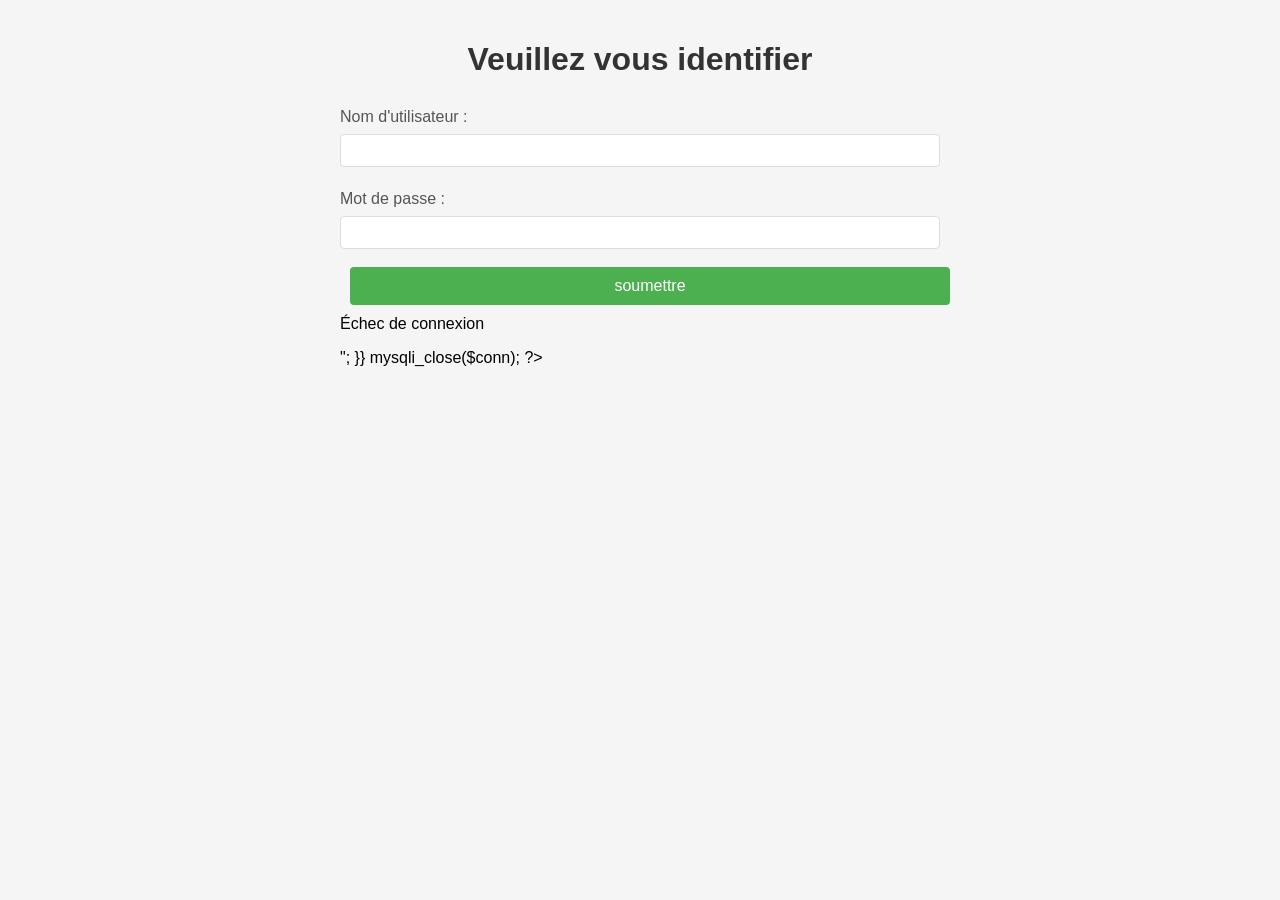
<file: AuthentificationArbitre.html>
<!DOCTYPE html>
<html lang="fr">
<head>
    <meta charset="UTF-8">
    <meta name="viewport" content="width=device-width, initial-scale=1.0">
    <title>Connexion arbitre</title>
    <style>
        body {
            font-family: Arial, sans-serif;
            max-width: 600px;
            margin: 0 auto;
            padding: 20px;
            background-color: #f5f5f5;
        }
        
        h1 {
            color: #333;
            text-align: center;
            margin-bottom: 30px;
        }
        
        input[type="text"],
        input[type="password"],
        input[type="number"] {
            width: 100%;
            padding: 8px;
            margin: 8px 0;
            border: 1px solid #ddd;
            border-radius: 4px;
            box-sizing: border-box;
        }
        
        input[type="submit"] {
            background-color: #4CAF50;
            color: white;
            padding: 10px 15px;
            border: none;
            border-radius: 4px;
            cursor: pointer;
            font-size: 16px;
            margin-top: 10px;
            width: 100%;
        }
        
        input[type="submit"]:hover {
            background-color: #45a049;
        }
        
        label {
            display: block;
            margin-top: 15px;
            color: #555;
        }
    </style>
</head>
<body>
    <h1>Veuillez vous identifier</h1>
    <form method="POST" action="">
        
        <label>Nom d'utilisateur :</label>
        <input type="text" name="login" required>
        
        <label>Mot de passe :</label>
        <input type="password" name="mdp" required>
        
        <input style="margin:10px;" type="submit" value="soumettre";/>  
    </form>

    <?php
    // Connexion DB
    $conn = mysqli_connect("localhost", "root", "", "test") or die("Erreur connexion");
    
    if ($_SERVER['REQUEST_METHOD'] == 'POST') {
        // Récupération données
        $login = mysqli_real_escape_string($conn, $_POST['login']);
        $mdp = mysqli_real_escape_string($conn, $_POST['mdp']);

        // Requête
        $sql = "SELECT 1 FROM acteur_speciaux WHERE idenfiant ='$login' AND mot_de_passe='$mdp'";
        $result = mysqli_query($conn, $sql);

        // Vérification
        if (mysqli_num_rows($result)) {
            
    header("Location:Saisie_result_arbitre.php");
        } else {
            echo "<p style='color:red; text-align:center;'>Échec de connexion</p>";
        }}

    mysqli_close($conn);
    ?>
</body>
</html>
</file>
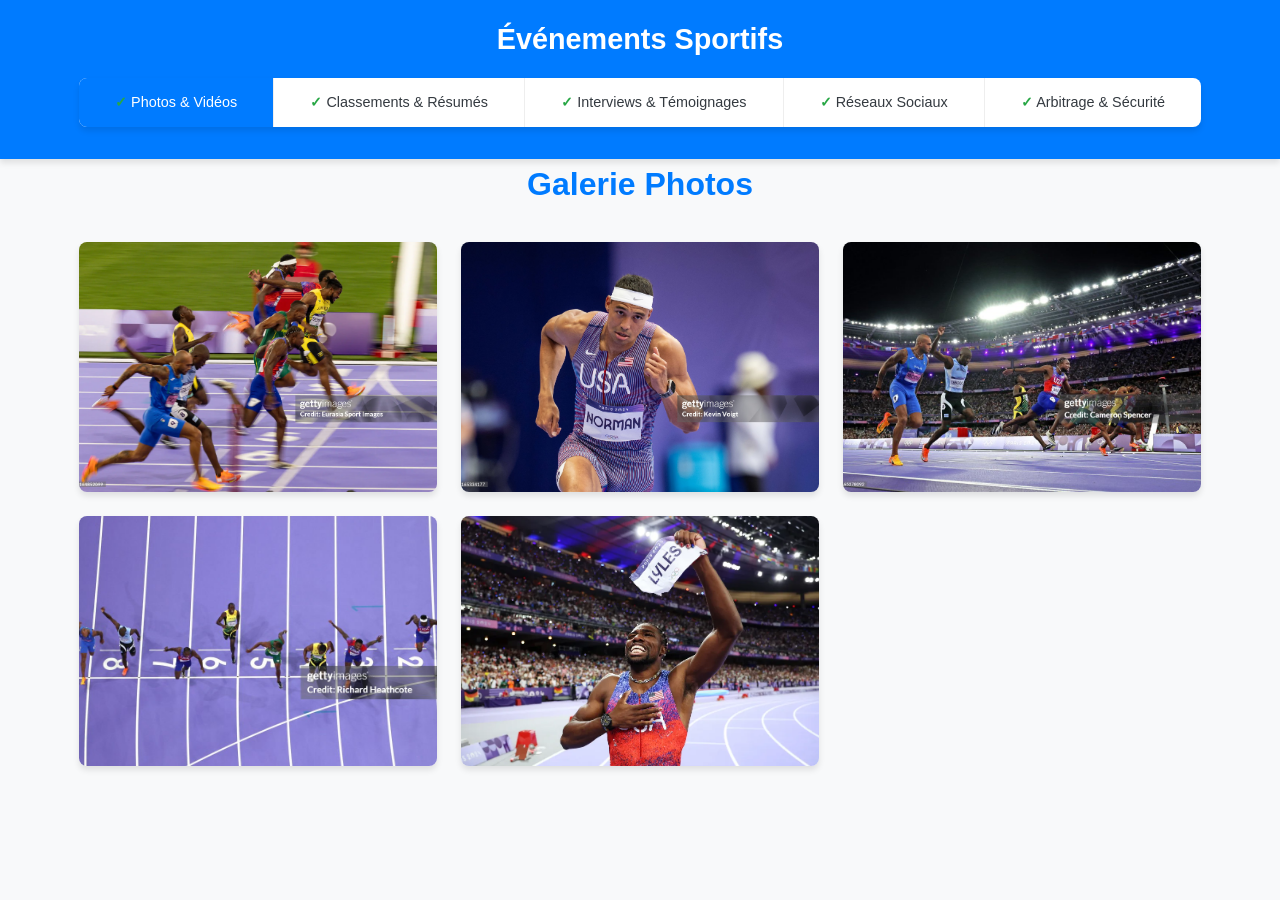
<file: Gallerie.html>
<!DOCTYPE html>
<html lang="fr">
<head>
    <meta charset="UTF-8">
    <meta name="viewport" content="width=device-width, initial-scale=1.0">
    <title>Galerie Photos - Événements Sportifs</title>
    <style>
        /* Variables */
        :root {
            --primary-color: #007BFF;
            --secondary-color: #6c757d;
            --background-color: #f8f9fa;
            --light-color: #ffffff;
            --dark-color: #343a40;
            --success-color: #28a745;
            --border-radius: 8px;
            --box-shadow: 0 4px 6px rgba(0, 0, 0, 0.1);
            --transition: all 0.3s ease;
        }

        /* Reset & Base Styles */
        * {
            margin: 0;
            padding: 0;
            box-sizing: border-box;
        }

        body {
            font-family: 'Segoe UI', Tahoma, Geneva, Verdana, sans-serif;
            background-color: var(--background-color);
            color: var(--dark-color);
            line-height: 1.6;
        }

        /* Header & Navigation */
        header {
            background-color: var(--primary-color);
            color: var(--light-color);
            padding: 1rem 0;
            box-shadow: var(--box-shadow);
        }

        .container {
            width: 90%;
            max-width: 1200px;
            margin: 0 auto;
            padding: 0 15px;
        }

        .site-title {
            font-size: 1.8rem;
            margin-bottom: 0.5rem;
            text-align: center;
        }

        .main-nav {
            background-color: var(--light-color);
            border-radius: var(--border-radius);
            overflow: hidden;
            margin: 1rem auto;
            box-shadow: var(--box-shadow);
        }

        .nav-list {
            display: flex;
            list-style: none;
            flex-wrap: wrap;
            justify-content: center;
        }

        .nav-item {
            flex: 1 1 auto;
            text-align: center;
            border-right: 1px solid #eee;
        }

        .nav-item:last-child {
            border-right: none;
        }

        .nav-link {
            display: block;
            color: var(--dark-color);
            text-decoration: none;
            padding: 0.8rem 0.5rem;
            font-weight: 500;
            font-size: 0.9rem;
            transition: var(--transition);
        }

        .nav-link:hover, .nav-link.active {
            background-color: var(--primary-color);
            color: var(--light-color);
        }

        .checkmark {
            color: var(--success-color);
            font-weight: bold;
        }

        /* Main Content */
        main {
            padding: 2rem 0;
        }

        .page-title {
            margin-bottom: 2rem;
            text-align: center;
            color: var(--primary-color);
        }

        /* Gallery Styles */
        .gallery-filters {
            display: flex;
            justify-content: center;
            margin-bottom: 2rem;
            flex-wrap: wrap;
        }

        .filter-btn {
            background-color: var(--light-color);
            border: 1px solid var(--primary-color);
            color: var(--primary-color);
            padding: 0.5rem 1rem;
            margin: 0 0.5rem 1rem;
            border-radius: var(--border-radius);
            cursor: pointer;
            transition: var(--transition);
        }

        .filter-btn:hover, .filter-btn.active {
            background-color: var(--primary-color);
            color: var(--light-color);
        }

        .gallery-grid {
            display: grid;
            grid-template-columns: repeat(auto-fill, minmax(300px, 1fr));
            gap: 1.5rem;
            margin-bottom: 2rem;
        }

        .gallery-item {
            position: relative;
            border-radius: var(--border-radius);
            overflow: hidden;
            box-shadow: var(--box-shadow);
            cursor: pointer;
            transition: var(--transition);
            height: 250px;
        }

        .gallery-item:hover {
            transform: translateY(-5px);
            box-shadow: 0 10px 20px rgba(0, 0, 0, 0.15);
        }

        .gallery-item img {
            width: 100%;
            height: 100%;
            object-fit: cover;
            transition: var(--transition);
        }

        .gallery-item:hover img {
            transform: scale(1.05);
        }

        .gallery-caption {
            position: absolute;
            bottom: 0;
            left: 0;
            right: 0;
            background: rgba(0, 0, 0, 0.7);
            color: var(--light-color);
            padding: 1rem;
            transform: translateY(100%);
            transition: var(--transition);
        }

        .gallery-item:hover .gallery-caption {
            transform: translateY(0);
        }

        .gallery-caption h3 {
            font-size: 1.1rem;
            margin-bottom: 0.3rem;
        }

        .gallery-caption p {
            font-size: 0.85rem;
            opacity: 0.9;
        }

        /* Modal */
        .modal {
            display: none;
            position: fixed;
            z-index: 1000;
            top: 0;
            left: 0;
            width: 100%;
            height: 100%;
            background-color: rgba(0, 0, 0, 0.9);
            padding: 2rem;
            overflow: auto;
        }

        .modal-content {
            display: flex;
            flex-direction: column;
            align-items: center;
            justify-content: center;
            height: 100%;
        }

        .modal-image {
            max-width: 90%;
            max-height: 80vh;
            object-fit: contain;
            border-radius: var(--border-radius);
        }

        .modal-caption {
            color: var(--light-color);
            margin-top: 1rem;
            text-align: center;
            max-width: 800px;
        }

        .modal-caption h3 {
            font-size: 1.5rem;
            margin-bottom: 0.5rem;
        }

        .modal-close {
            position: absolute;
            top: 20px;
            right: 30px;
            color: var(--light-color);
            font-size: 2rem;
            cursor: pointer;
            transition: var(--transition);
        }

        .modal-close:hover {
            color: var(--primary-color);
        }

        .modal-nav {
            position: absolute;
            top: 50%;
            width: 100%;
            display: flex;
            justify-content: space-between;
            padding: 0 2rem;
            transform: translateY(-50%);
        }

        .modal-nav button {
            background: rgba(255, 255, 255, 0.2);
            color: var(--light-color);
            border: none;
            border-radius: 50%;
            width: 50px;
            height: 50px;
            font-size: 1.5rem;
            cursor: pointer;
            transition: var(--transition);
        }

        .modal-nav button:hover {
            background: rgba(255, 255, 255, 0.4);
        }

        /* Load More Button */
        .load-more {
            display: block;
            margin: 2rem auto;
            background-color: var(--primary-color);
            color: var(--light-color);
            border: none;
            padding: 0.8rem 2rem;
            border-radius: var(--border-radius);
            cursor: pointer;
            transition: var(--transition);
        }

        .load-more:hover {
            background-color: #0069d9;
        }

        /* Responsive */
        @media (max-width: 768px) {
            .nav-list {
                flex-direction: column;
            }
            
            .nav-item {
                border-right: none;
                border-bottom: 1px solid #eee;
            }
            
            .nav-item:last-child {
                border-bottom: none;
            }
            
            .gallery-grid {
                grid-template-columns: 1fr;
            }

            .gallery-filters {
                flex-direction: column;
                align-items: center;
            }

            .filter-btn {
                margin-bottom: 0.5rem;
                width: 80%;
            }
        }

        /* Placeholders for images */
        .placeholder {
            width: 100%;
            height: 100%;
            background-color: #ddd;
            display: flex;
            align-items: center;
            justify-content: center;
            color: var(--secondary-color);
            font-weight: bold;
        }
    </style>
</head>
<body>
    <header>
        <div class="container">
            <h1 class="site-title">Événements Sportifs</h1>
            <nav class="main-nav">
                <ul class="nav-list">
                    <li class="nav-item"><a href="#" class="nav-link active"><span class="checkmark">✓</span> Photos & Vidéos</a></li>
                    <li class="nav-item"><a href="#" class="nav-link"><span class="checkmark">✓</span> Classements & Résumés</a></li>
                    <li class="nav-item"><a href="#" class="nav-link"><span class="checkmark">✓</span> Interviews & Témoignages</a></li>
                    <li class="nav-item"><a href="#" class="nav-link"><span class="checkmark">✓</span> Réseaux Sociaux</a></li>
                    <li class="nav-item"><a href="#" class="nav-link"><span class="checkmark">✓</span> Arbitrage & Sécurité</a></li>
                </ul>
            </nav>
        </div>
    </header>

    <main class="container">
        <h1 class="page-title">Galerie Photos</h1>
    
        
        <div class="gallery-grid">
            <!-- Image 1 -->
             
            <div class="gallery-item" data-category="100m">
                <img src="Gallerie/photo1.webp" >
                <div class="placeholder">Course 100m - Image 1</div>
                
                <div class="gallery-caption">
                    
                </div>
            </div>
            
            <!-- Image 2 -->
            <div class="gallery-item" data-category="400m">
                <img src="Gallerie/photo2.jpg" >
                <div class="placeholder">Course 400m - Image 1</div>
                <div class="gallery-caption">
                </div>
            </div>
            
            <!-- Image 3 -->
            <div class="gallery-item" data-category="400m">
                <img src="Gallerie/photo3.webp" >
                <div class="placeholder">Course 400m - Image 1</div>
                <div class="gallery-caption">
                </div>
            </div>
            
            <!-- Image 4 -->
            <div class="gallery-item" data-category="400m">
                <img src="Gallerie/photo4.webp">
                <div class="placeholder">Course 400m - Image 2</div>

                <div class="gallery-caption">
                </div>
            </div>
            
            <!-- Image 5 -->
            <div class="gallery-item" data-category="1000m">
                <img src="Gallerie/photo5.webp" >
                <div class="placeholder">Course 1000m - Image 1</div>
               
                <div class="gallery-caption">
                </div>
            </div>
</file>
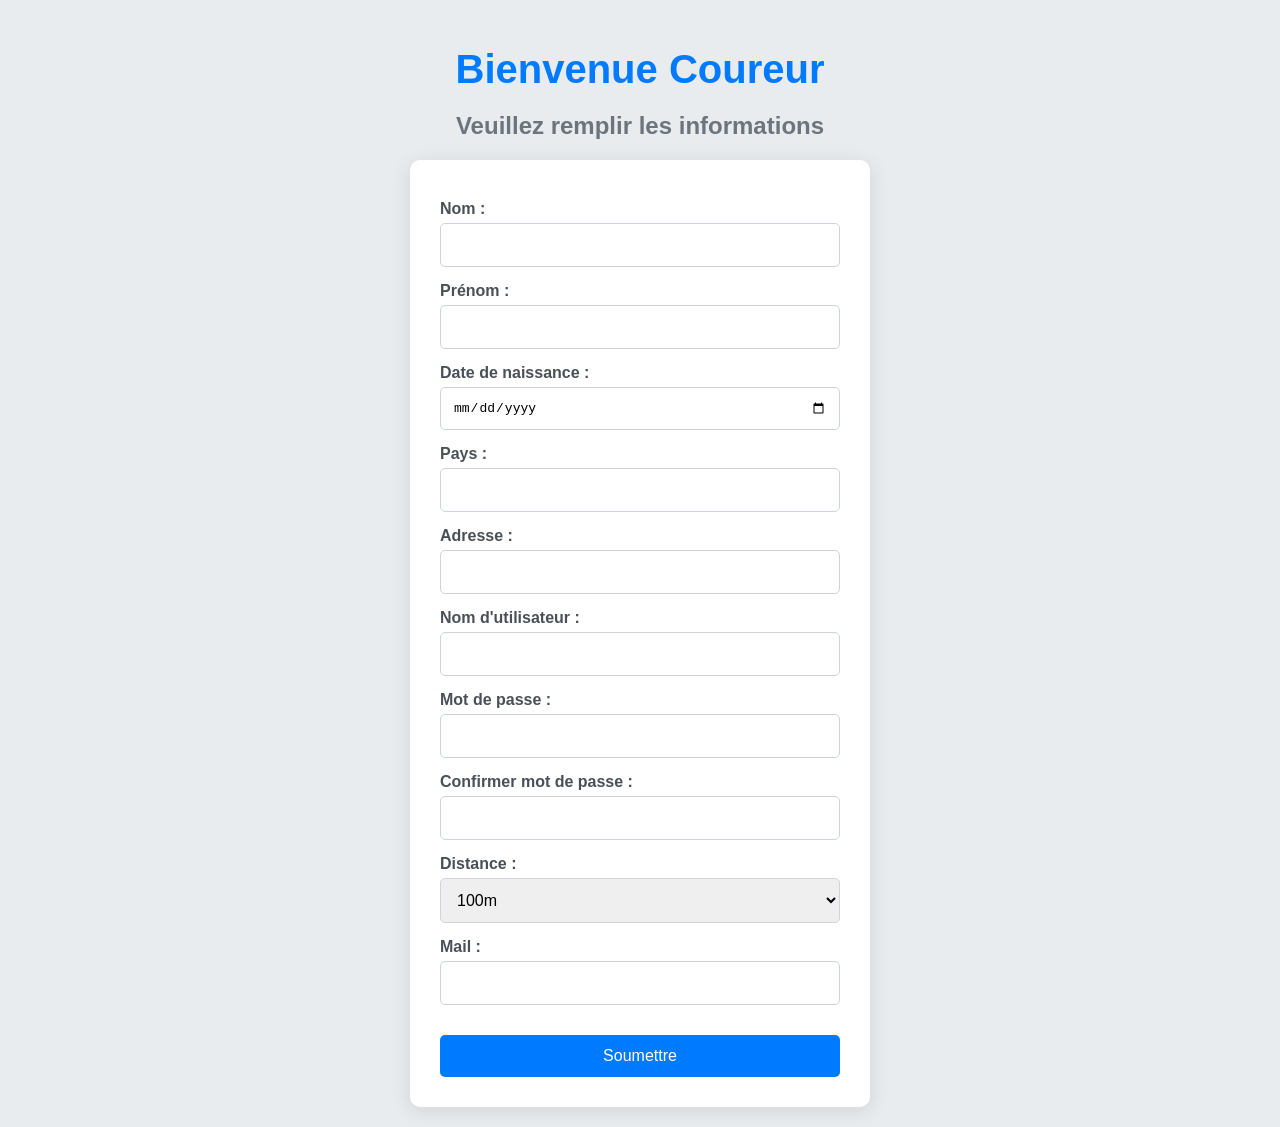
<file: InscriptionCoureur.html>
<!DOCTYPE html>
<html lang="fr">
<head>
    <meta charset="UTF-8">
    <meta name="viewport" content="width=device-width, initial-scale=1.0">
    <title>Coureur</title>
    <style>
        body {
            font-family: 'Arial', sans-serif;
            background-color: #e9ecef;
            color: #495057;
            margin: 0;
            padding: 20px;
        }

        h1 {
            color: #007bff;
            margin-bottom: 10px;
            font-size: 2.5em;
            text-align: center;
        }

        h2 {
            color: #6c757d;
            margin-bottom: 20px;
            font-size: 1.5em;
            text-align: center;
        }

        form {
            background-color: #ffffff;
            border-radius: 10px;
            box-shadow: 0 4px 20px rgba(0, 0, 0, 0.1);
            padding: 30px;
            max-width: 400px;
            margin: 0 auto;
            transition: transform 0.3s;
            will-change: transform;
        }

        form:hover {
            transform: scale(1.02);
        }

        label {
            display: block;
            margin: 10px 0 5px;
            font-weight: bold;
            font-size: 1em;
        }

        input[type="text"],
        input[type="date"],
        input[type="email"],
        input[type="password"],
        input[type="tel"],
        select {
            width: 100%;
            padding: 12px;
            margin-bottom: 15px;
            border: 1px solid #ced4da;
            border-radius: 5px;
            font-size: 1em;
            transition: border-color 0.3s, box-shadow 0.3s;
            box-sizing: border-box;
            display: block;
        }

        input:focus, select:focus {
            border-color: #007bff;
            box-shadow: 0 0 5px rgba(0, 123, 255, 0.5);
            outline: none;
        }

        input[type="submit"] {
            background-color: #007bff;
            color: white;
            border: none;
            padding: 12px;
            border-radius: 5px;
            cursor: pointer;
            font-size: 1em;
            transition: background-color 0.3s, transform 0.3s;
            width: 100%;
            margin-top: 15px;
        }

        input[type="submit"]:hover {
            background-color: #0056b3;
            transform: translateY(-2px);
        }

        @media (max-width: 400px) {
            form {
                padding: 20px;
            }
            
            h1 {
                font-size: 2em;
            }
            
            h2 {
                font-size: 1.2em;
            }
        }
    </style>
</head>
<body>
    <h1>Bienvenue Coureur</h1>
    <h2>Veuillez remplir les informations</h2>

    <form method="POST" action="Coureur_bis.php">
        <label>Nom :</label>
        <input type="text" name="nom" required />

        <label>Prénom :</label>
        <input type="text" name="prenom" required />

        <label>Date de naissance :</label>
        <input type="date" name="date_de_naissance" required />

        <label>Pays :</label>
        <input type="text" name="pays" required />

        <label>Adresse :</label>
        <input type="text" name="adresse" required />

        <label>Nom d'utilisateur :</label>
        <input type="text" name="login" required />

        <label>Mot de passe :</label>
        <input type="password" name="mdp" required />

        <label>Confirmer mot de passe :</label>
        <input type="password" name="mDp" required />

       <!-- <label>Licence :</label>
        <input type="text" name="Licence" required />-->

        <label>Distance :</label>
        <select name="distance" id="Distance" required>
            <option value="100m">100m</option>
            <option value="400m">400m</option>
            <option value="1000m">1000m</option>
        </select>

        <label>Mail :</label>
        <input type="email" name="mail" required />

       <!-- <label>Numéro de téléphone :</label>
        <input type="tel" name="tel" />-->

        <input type="submit" value="Soumettre" />
    </form>        
</body>
</html>
</file>
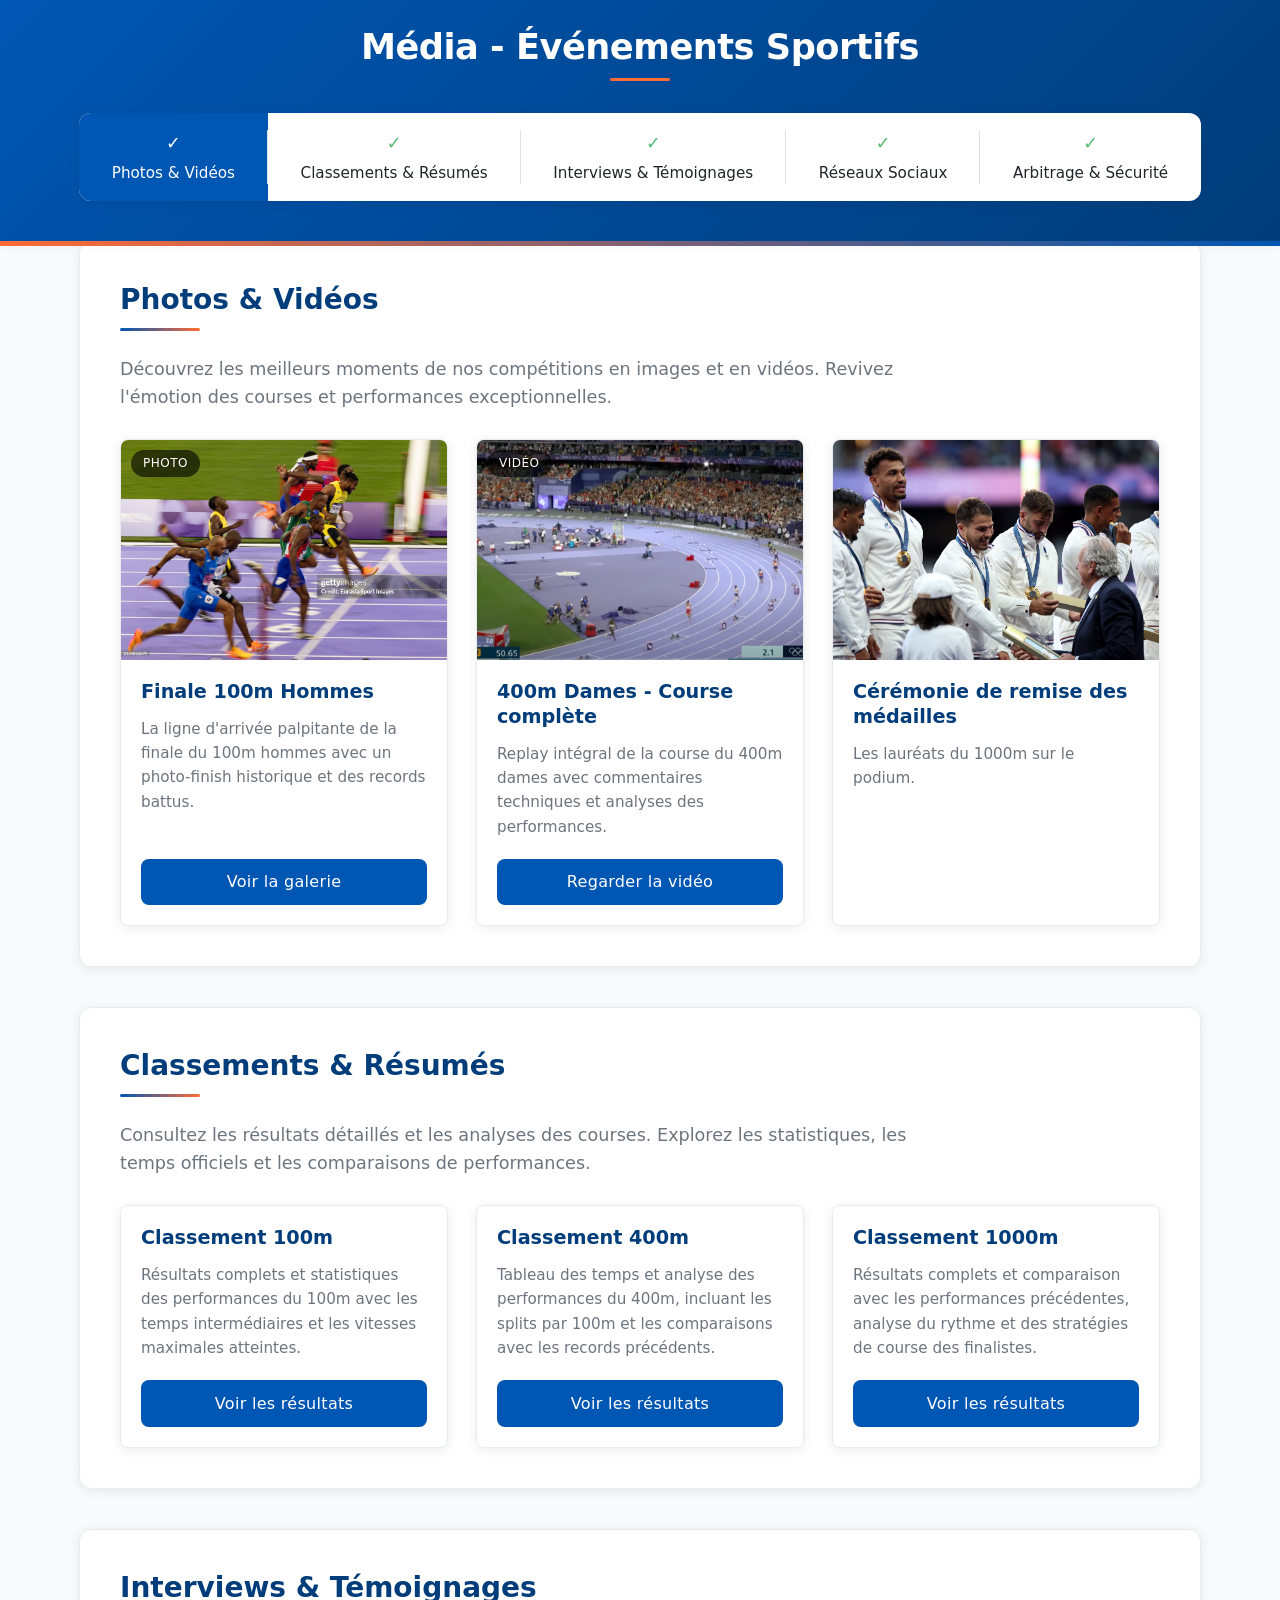
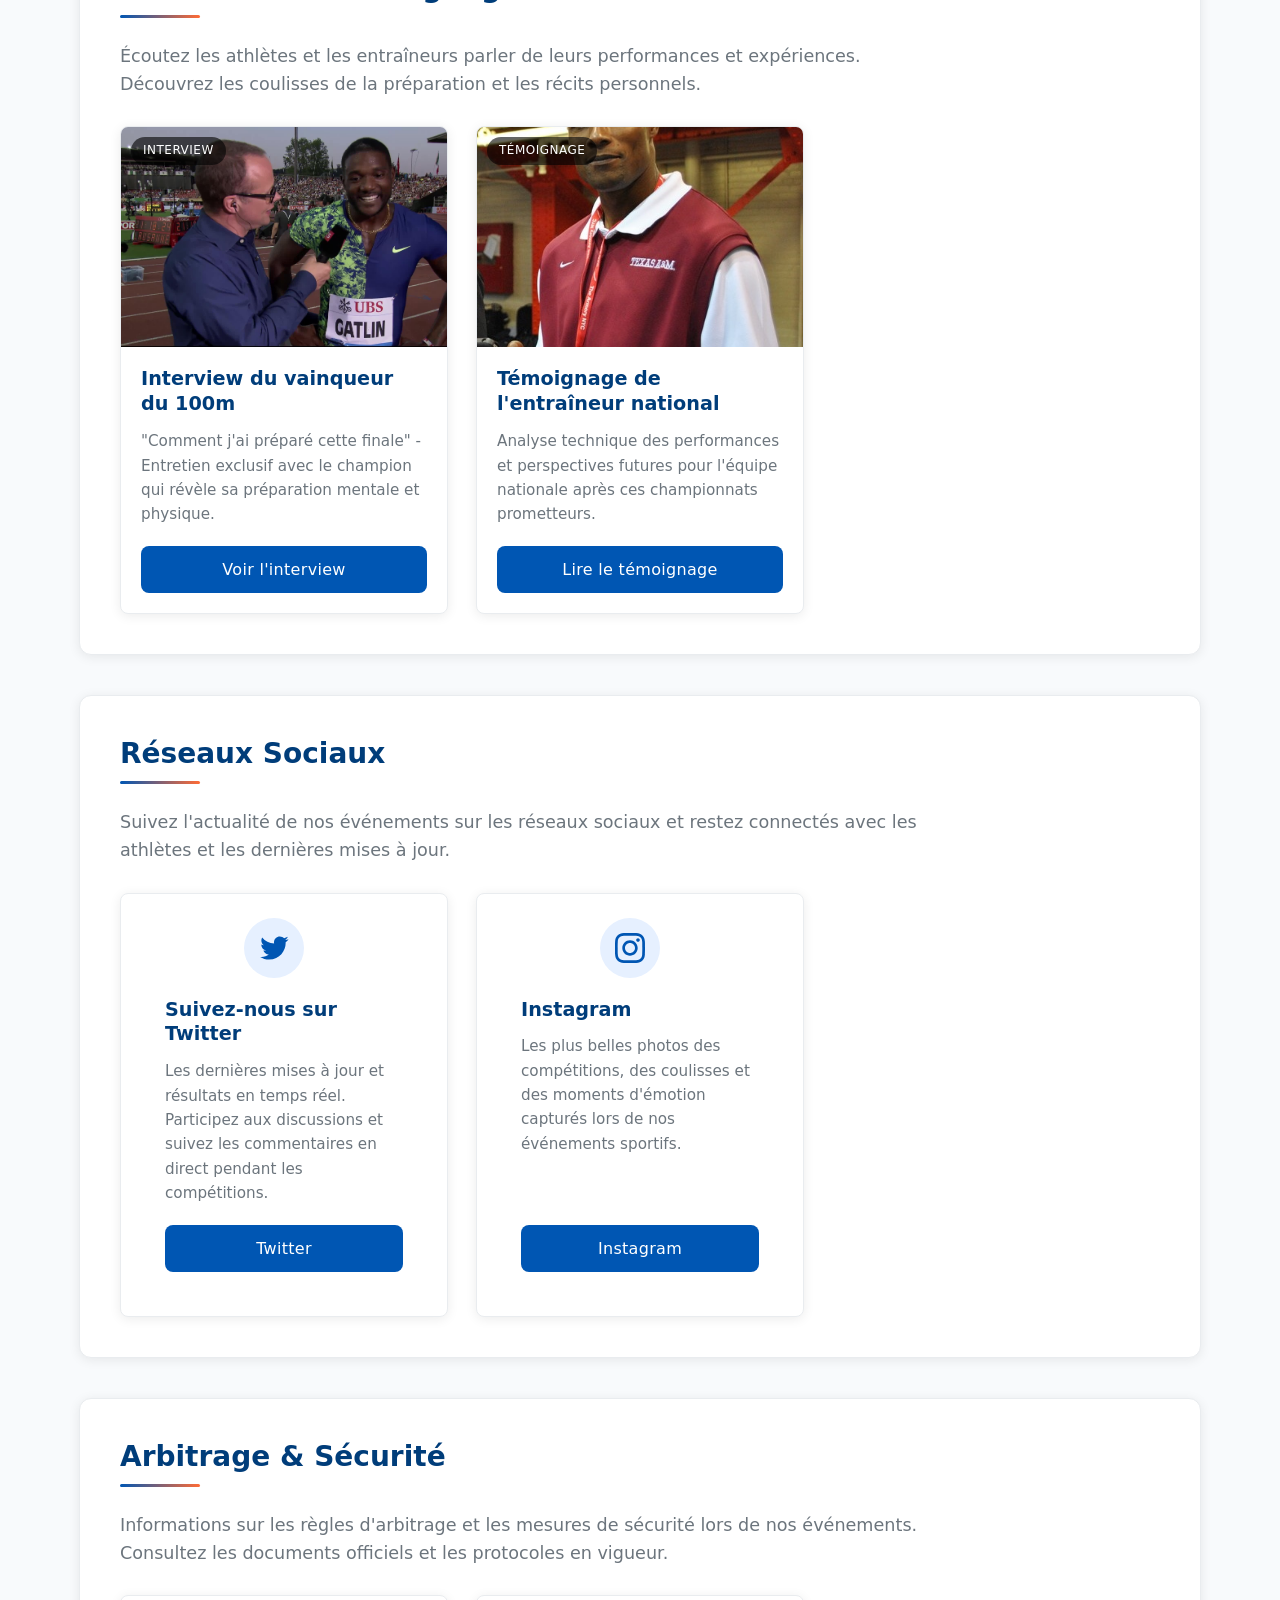
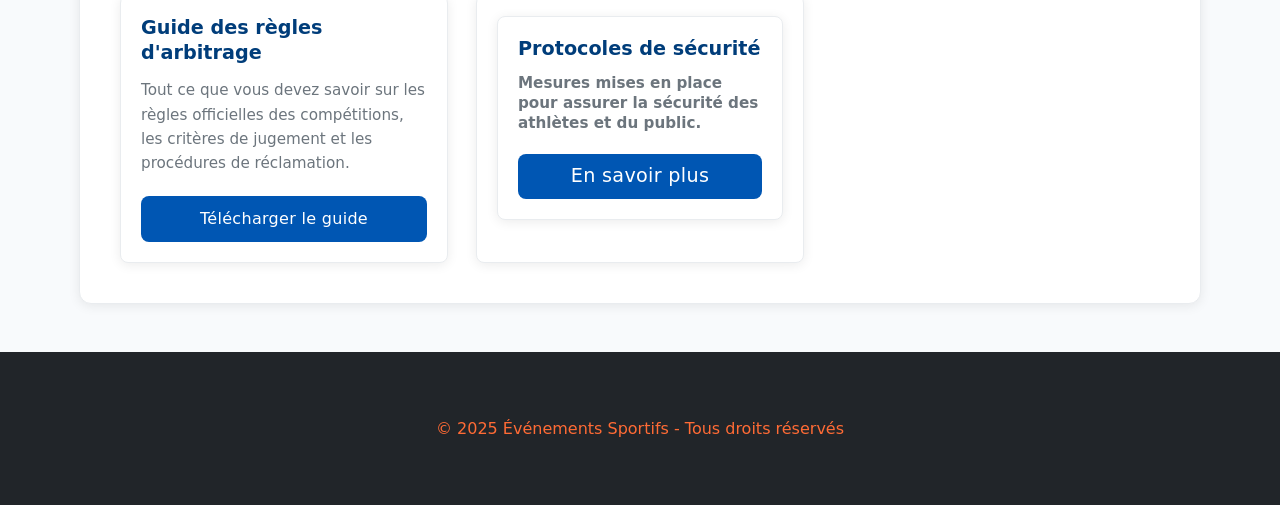
<file: media.html>
<!DOCTYPE html>
<html lang="fr">
<head>
    <meta charset="UTF-8">
    <meta name="viewport" content="width=device-width, initial-scale=1.0">
    <title>Page Média - Événements Sportifs</title>
    <link rel="stylesheet" href="media.css">
</head>
<body>
    <header>
        <div class="container">
            <div class="site-header">
                <h1 class="site-title">Média - Événements Sportifs</h1>
                <nav class="main-nav">
                    <ul class="nav-list">
                        <li class="nav-item">
                            <a href="#photos" class="nav-link active">
                                <span class="checkmark">✓</span>
                                <span>Photos & Vidéos</span>
                            </a>
                        </li>
                        <li class="nav-item">
                            <a href="#classements" class="nav-link">
                                <span class="checkmark">✓</span>
                                <span>Classements & Résumés</span>
                            </a>
                        </li>
                        <li class="nav-item">
                            <a href="#interviews" class="nav-link">
                                <span class="checkmark">✓</span>
                                <span>Interviews & Témoignages</span>
                            </a>
                        </li>
                        <li class="nav-item">
                            <a href="#social" class="nav-link">
                                <span class="checkmark">✓</span>
                                <span>Réseaux Sociaux</span>
                            </a>
                        </li>
                        <li class="nav-item">
                            <a href="#arbitrage" class="nav-link">
                                <span class="checkmark">✓</span>
                                <span>Arbitrage & Sécurité</span>
                            </a>
                        </li>
                    </ul>
                </nav>
            </div>
        </div>
    </header>

    <main class="container">
        <section id="photos" class="media-section">
            <h2 class="section-title">Photos & Vidéos</h2>
            <p class="section-intro">Découvrez les meilleurs moments de nos compétitions en images et en vidéos. Revivez l'émotion des courses et performances exceptionnelles.</p>
            
            <div class="media-grid">
                <div class="media-card">
                    <div class="media-image">
                        <span class="media-type-badge">Photo</span>
                        <img src="Gallerie/photo1.webp" alt="Finale 100m Hommes">
                    </div>
                    <div class="media-content">
                        <h3>Finale 100m Hommes</h3>
                        <p>La ligne d'arrivée palpitante de la finale du 100m hommes avec un photo-finish historique et des records battus.</p>
                        <a href="Gallerie.html" class="btn">Voir la galerie</a>
                    </div>
                </div>
                
                <div class="media-card">
                    <div class="media-image">
                        <span class="media-type-badge">Vidéo</span>
                        <img src="Photo.PNG" alt="400m Dames - Course complète">
                    </div>
                    <div class="media-content">
                        <h3>400m Dames - Course complète</h3>
                        <p>Replay intégral de la course du 400m dames avec commentaires techniques et analyses des performances.</p>
                        <a href="https://www.youtube.com/watch?v=V3aeiR7plQw" class="btn">Regarder la vidéo</a>
                    </div>
                </div>
                
                <div class="media-card">
            <div class="media-image">
        <!-- Image cliquable -->
        <img id="image-popup" src="photo6.avif" alt="Photo de l'événement" class="media-image-img">
    </div>
    <div class="media-content">
        <h3>Cérémonie de remise des médailles</h3>
        <p>Les lauréats du 1000m sur le podium.</p>
    </div>
</div>




        </section>
        
        <section id="classements" class="media-section">
            <h2 class="section-title">Classements & Résumés</h2>
            <p class="section-intro">Consultez les résultats détaillés et les analyses des courses. Explorez les statistiques, les temps officiels et les comparaisons de performances.</p>
            
            <div class="media-grid">
                <div class="media-card">
                    <div class="media-content">
                        <h3>Classement 100m</h3>
                        <p>Résultats complets et statistiques des performances du 100m avec les temps intermédiaires et les vitesses maximales atteintes.</p>
                        <a href="classement100.php" class="btn">Voir les résultats</a>
                    </div>
                </div>
                
                <div class="media-card">
                    <div class="media-content">
                        <h3>Classement 400m</h3>
                        <p>Tableau des temps et analyse des performances du 400m, incluant les splits par 100m et les comparaisons avec les records précédents.</p>
                        <a href="classement400.php" class="btn">Voir les résultats</a>
                    </div>
                </div>
                
                <div class="media-card">
                    <div class="media-content">
                        <h3>Classement 1000m</h3>
                        <p>Résultats complets et comparaison avec les performances précédentes, analyse du rythme et des stratégies de course des finalistes.</p>
                        <a href="classement1000.php" class="btn">Voir les résultats</a>
                    </div>
                </div>
            </div>
        </section>
        
        <section id="interviews" class="media-section">
            <h2 class="section-title">Interviews & Témoignages</h2>
            <p class="section-intro">Écoutez les athlètes et les entraîneurs parler de leurs performances et expériences. Découvrez les coulisses de la préparation et les récits personnels.</p>
            
            <div class="media-grid">
                <div class="media-card">
                    <div class="media-image">
                        <span class="media-type-badge">Interview</span>
                        <img src="Vainc.jpeg" alt="Interview du vainqueur du 100m">
                    </div>
                    <div class="media-content">
                        <h3>Interview du vainqueur du 100m</h3>
                        <p>"Comment j'ai préparé cette finale" - Entretien exclusif avec le champion qui révèle sa préparation mentale et physique.</p>
                        <a href="https://www.youtube.com/watch?v=Ik8tmIX9LkY" class="btn">Voir l'interview</a>
                    </div>
                </div>
                
                <div class="media-card">
                    <div class="media-image">
                        <span class="media-type-badge">Témoignage</span>
                        <img src="entrain.jpg" alt="Témoignage de l'entraîneur national">
                    </div>
                    <div class="media-content">
                        <h3>Témoignage de l'entraîneur national</h3>
                        <p>Analyse technique des performances et perspectives futures pour l'équipe nationale après ces championnats prometteurs.</p>
                        <a href="https://www.milesplit.com/videos/191389/alleyne-francique-after-team-win" class="btn">Lire le témoignage</a>
                    </div>
                </div>
            </div>
        </section>
        
        <section id="social" class="media-section">
            <h2 class="section-title">Réseaux Sociaux</h2>
            <p class="section-intro">Suivez l'actualité de nos événements sur les réseaux sociaux et restez connectés avec les athlètes et les dernières mises à jour.</p>
            
            <div class="media-grid">
                <div class="media-card social-card">
                    <div class="social-icon">
                        <svg xmlns="http://www.w3.org/2000/svg" viewBox="0 0 24 24">
                            <path d="M23.643 4.937c-.835.37-1.732.62-2.675.733.962-.576 1.7-1.49 2.048-2.578-.9.534-1.897.922-2.958 1.13-.85-.904-2.06-1.47-3.4-1.47-2.572 0-4.658 2.086-4.658 4.66 0 .364.042.718.12 1.06-3.873-.195-7.304-2.05-9.602-4.868-.4.69-.63 1.49-.63 2.342 0 1.616.823 3.043 2.072 3.878-.764-.025-1.482-.234-2.11-.583v.06c0 2.257 1.605 4.14 3.737 4.568-.392.106-.803.162-1.227.162-.3 0-.593-.028-.877-.082.593 1.85 2.313 3.198 4.352 3.234-1.595 1.25-3.604 1.995-5.786 1.995-.376 0-.747-.022-1.112-.065 2.062 1.323 4.51 2.093 7.14 2.093 8.57 0 13.255-7.098 13.255-13.254 0-.2-.005-.402-.014-.602.91-.658 1.7-1.477 2.323-2.41z"/>
                        </svg>
                    </div>
                    <div class="media-content">
                        <h3>Suivez-nous sur Twitter</h3>
                        <p>Les dernières mises à jour et résultats en temps réel. Participez aux discussions et suivez les commentaires en direct pendant les compétitions.</p>
                        <a href="https://x.com/RUN_IX" class="btn">Twitter</a>
                    </div>
                </div>
                
                <div class="media-card social-card">
                    <div class="social-icon">
                        <svg xmlns="http://www.w3.org/2000/svg" viewBox="0 0 24 24">
                            <path d="M12 2.163c3.204 0 3.584.012 4.85.07 3.252.148 4.771 1.691 4.919 4.919.058 1.265.069 1.645.069 4.849 0 3.205-.012 3.584-.069 4.849-.149 3.225-1.664 4.771-4.919 4.919-1.266.058-1.644.07-4.85.07-3.204 0-3.584-.012-4.849-.07-3.26-.149-4.771-1.699-4.919-4.92-.058-1.265-.07-1.644-.07-4.849 0-3.204.013-3.583.07-4.849.149-3.227 1.664-4.771 4.919-4.919 1.266-.057 1.645-.069 4.849-.069zm0-2.163c-3.259 0-3.667.014-4.947.072-4.358.2-6.78 2.618-6.98 6.98-.059 1.281-.073 1.689-.073 4.948 0 3.259.014 3.668.072 4.948.2 4.358 2.618 6.78 6.98 6.98 1.281.058 1.689.072 4.948.072 3.259 0 3.668-.014 4.948-.072 4.354-.2 6.782-2.618 6.979-6.98.059-1.28.073-1.689.073-4.948 0-3.259-.014-3.667-.072-4.947-.196-4.354-2.617-6.78-6.979-6.98-1.281-.059-1.69-.073-4.949-.073zm0 5.838c-3.403 0-6.162 2.759-6.162 6.162s2.759 6.163 6.162 6.163 6.162-2.759 6.162-6.163c0-3.403-2.759-6.162-6.162-6.162zm0 10.162c-2.209 0-4-1.79-4-4 0-2.209 1.791-4 4-4s4 1.791 4 4c0 2.21-1.791 4-4 4zm6.406-11.845c-.796 0-1.441.645-1.441 1.44s.645 1.44 1.441 1.44c.795 0 1.439-.645 1.439-1.44s-.644-1.44-1.439-1.44z"/>
                        </svg>
                    </div>
                    <div class="media-content">
                        <h3>Instagram</h3>
                        <p>Les plus belles photos des compétitions, des coulisses et des moments d'émotion capturés lors de nos événements sportifs.</p>
                        <a href="https://www.instagram.com/run_ix/" class="btn">Instagram</a>
                    </div>
                </div>
            </div>
        </section>
        
        <section id="arbitrage" class="media-section">
            <h2 class="section-title">Arbitrage & Sécurité</h2>
            <p class="section-intro">Informations sur les règles d'arbitrage et les mesures de sécurité lors de nos événements. Consultez les documents officiels et les protocoles en vigueur.</p>
            
            <div class="media-grid">
                <div class="media-card">
                    <div class="media-content">
                        <h3>Guide des règles d'arbitrage</h3>
                        <p>Tout ce que vous devez savoir sur les règles officielles des compétitions, les critères de jugement et les procédures de réclamation.</p>
                        <a href="Regles.pdf" class="btn">Télécharger le guide</a>
                    </div>
                </div>
                
                <div class="media-card">
                    <div class="media-content">
                        <h3>
                
                <div class="media-card">
                    <div class="media-content">
                        <h3>Protocoles de sécurité</h3>
                        <p>Mesures mises en place pour assurer la sécurité des athlètes et du public.</p>
                        <a href="Sec.pdf" class="btn">En savoir plus</a>
                    </div>
                </div>
            </div>
        </section>
    </main>

    <footer>
        <div class="container" style="text-align: center; padding: 1rem 0; color: var(--secondary-color);">
            <p>&copy; 2025 Événements Sportifs - Tous droits réservés</p>
        </div>
    </footer>

   
</body>
</html>
</file>
<file: media.css>
/* Variables avec palette de couleurs améliorée */
  :root {
    --primary-color: #0056b3;
    --primary-light: #e6f0ff;
    --primary-dark: #003d7a;
    --secondary-color: #ff6b35;
    --secondary-light: #ffefe9;
    --background-color: #f8fafc;
    --light-color: #ffffff;
    --dark-color: #212529;
    --gray-100: #f8f9fa;
    --gray-200: #e9ecef;
    --gray-300: #dee2e6;
    --gray-400: #ced4da;
    --gray-500: #adb5bd;
    --gray-600: #6c757d;
    --success-color: #38b05c;
    --border-radius-sm: 4px;
    --border-radius: 8px;
    --border-radius-lg: 12px;
    --box-shadow: 0 2px 12px rgba(0, 0, 0, 0.08);
    --box-shadow-lg: 0 5px 15px rgba(0, 0, 0, 0.1);
    --transition: all 0.25s ease;
    --font-main: 'Segoe UI', system-ui, -apple-system, sans-serif;
    --font-heading: 'Segoe UI', system-ui, -apple-system, sans-serif;
}

/* Reset & Base Styles */
* {
    margin: 0;
    padding: 0;
    box-sizing: border-box;
}

body {
    font-family: var(--font-main);
    background-color: var(--background-color);
    color: var(--dark-color);
    line-height: 1.6;
    font-size: 16px;
}

h1, h2, h3, h4, h5, h6 {
    font-family: var(--font-heading);
    font-weight: 600;
    line-height: 1.3;
    margin-bottom: 0.75rem;
}

a {
    color: var(--primary-color);
    text-decoration: none;
    transition: var(--transition);
}

a:hover {
    color: var(--primary-dark);
}

img {
    max-width: 100%;
    height: auto;
    display: block;
}

/* Header & Navigation */
header {
    background: linear-gradient(135deg, var(--primary-color), var(--primary-dark));
    color: var(--light-color);
    padding: 1.5rem 0;
    box-shadow: var(--box-shadow);
    position: relative;
}

header::after {
    content: '';
    position: absolute;
    bottom: -5px;
    left: 0;
    right: 0;
    height: 5px;
    background: linear-gradient(to right, var(--secondary-color), var(--primary-color));
}

.container {
    width: 90%;
    max-width: 1280px;
    margin: 0 auto;
    padding: 0 15px;
}

.site-header {
    display: flex;
    flex-direction: column;
    align-items: center;
}

.site-title {
    font-size: 2.2rem;
    margin-bottom: 1rem;
    text-align: center;
    letter-spacing: -0.5px;
    position: relative;
    display: inline-block;
}

.site-title::after {
    content: '';
    display: block;
    width: 60px;
    height: 3px;
    background-color: var(--secondary-color);
    margin: 0.5rem auto 0;
    border-radius: 2px;
}

.main-nav {
    width: 100%;
    background-color: var(--light-color);
    border-radius: var(--border-radius-lg);
    overflow: hidden;
    margin: 1rem auto;
    box-shadow: var(--box-shadow);
}

.nav-list {
    display: flex;
    list-style: none;
    flex-wrap: wrap;
    justify-content: center;
}

.nav-item {
    flex: 1 1 auto;
    text-align: center;
    position: relative;
}

.nav-item:not(:last-child)::after {
    content: '';
    position: absolute;
    right: 0;
    top: 20%;
    height: 60%;
    width: 1px;
    background-color: var(--gray-300);
}

.nav-link {
    display: flex;
    flex-direction: column;
    align-items: center;
    color: var(--dark-color);
    text-decoration: none;
    padding: 1rem 0.75rem;
    font-weight: 500;
    font-size: 0.95rem;
    transition: var(--transition);
}

.nav-link .checkmark {
    font-size: 1.1rem;
    margin-bottom: 0.25rem;
    color: var(--success-color);
    opacity: 0.85;
}

.nav-link:hover {
    background-color: var(--primary-light);
    color: var(--primary-dark);
}

.nav-link.active {
    background-color: var(--primary-color);
    color: var(--light-color);
}

.nav-link.active .checkmark {
    color: var(--light-color);
    opacity: 1;
}

/* Main Content */
main {
    padding: 2.5rem 0;
}

.media-section {
    background-color: var(--light-color);
    border-radius: var(--border-radius-lg);
    padding: 2.5rem;
    margin-bottom: 2.5rem;
    box-shadow: var(--box-shadow);
    border: 1px solid var(--gray-200);
}

.section-title {
    color: var(--primary-dark);
    margin-bottom: 1.5rem;
    padding-bottom: 0.75rem;
    position: relative;
    font-size: 1.75rem;
}

.section-title::after {
    content: '';
    position: absolute;
    bottom: 0;
    left: 0;
    width: 80px;
    height: 3px;
    background: linear-gradient(to right, var(--primary-color), var(--secondary-color));
    border-radius: 2px;
}

.section-intro {
    margin-bottom: 1.5rem;
    color: var(--gray-600);
    font-size: 1.1rem;
    max-width: 800px;
}

/* Content Sections */
.media-grid {
    display: grid;
    grid-template-columns: repeat(auto-fill, minmax(300px, 1fr));
    gap: 1.75rem;
    margin-top: 1.75rem;
}

.media-card {
    background-color: var(--light-color);
    border-radius: var(--border-radius);
    overflow: hidden;
    transition: var(--transition);
    box-shadow: var(--box-shadow);
    border: 1px solid var(--gray-200);
    height: 100%;
    display: flex;
    flex-direction: column;
}

.media-card:hover {
    transform: translateY(-5px);
    box-shadow: var(--box-shadow-lg);
}

.media-image {
    width: 100%;
    height: 220px;
    background-color: var(--gray-200);
    position: relative;
    overflow: hidden;
}

.media-image img {
    width: 100%;
    height: 100%;
    object-fit: cover;
    transition: transform 0.3s ease;
}

.media-card:hover .media-image img {
    transform: scale(1.05);
}

.media-type-badge {
    position: absolute;
    top: 10px;
    left: 10px;
    background-color: rgba(0, 0, 0, 0.6);
    color: white;
    padding: 0.25rem 0.75rem;
    border-radius: 20px;
    font-size: 0.75rem;
    font-weight: 500;
    text-transform: uppercase;
    letter-spacing: 0.5px;
}

.media-content {
    padding: 1.25rem;
    flex-grow: 1;
    display: flex;
    flex-direction: column;
}

.media-content h3 {
    font-size: 1.2rem;
    margin-bottom: 0.75rem;
    color: var(--primary-dark);
}

.media-content p {
    font-size: 0.95rem;
    color: var(--gray-600);
    margin-bottom: 1.25rem;
    flex-grow: 1;
}

.btn {
    display: inline-block;
    background-color: var(--primary-color);
    color: var(--light-color);
    padding: 0.65rem 1.25rem;
    border-radius: var(--border-radius);
    text-decoration: none;
    font-weight: 500;
    text-align: center;
    transition: var(--transition);
    border: none;
    cursor: pointer;
    letter-spacing: 0.3px;
}

.btn:hover {
    background-color: var(--primary-dark);
    color: var(--light-color);
    transform: translateY(-2px);
}

.btn-secondary {
    background-color: var(--secondary-color);
}

.btn-secondary:hover {
    background-color: #e55a28;
}

.btn-outline {
    background-color: transparent;
    color: var(--primary-color);
    border: 1px solid var(--primary-color);
}

.btn-outline:hover {
    background-color: var(--primary-light);
    color: var(--primary-dark);
}

/* Lightbox Styles */
.lightbox {
    display: none;
    position: fixed;
    top: 0;
    left: 0;
    width: 100%;
    height: 100%;
    background-color: rgba(0, 0, 0, 0.85);
    z-index: 1000;
    justify-content: center;
    align-items: center;
    opacity: 0;
    transition: opacity 0.3s ease;
}

.lightbox.active {
    opacity: 1;
}

.lightbox-content {
    max-width: 90%;
    max-height: 90%;
    position: relative;
}

.lightbox-image {
    max-width: 100%;
    max-height: 90vh;
    object-fit: contain;
    box-shadow: 0 5px 35px rgba(0, 0, 0, 0.5);
    border-radius: var(--border-radius);
}

.close-lightbox {
    position: absolute;
    top: 20px;
    right: 30px;
    color: white;
    font-size: 35px;
    cursor: pointer;
    width: 50px;
    height: 50px;
    display: flex;
    align-items: center;
    justify-content: center;
    background-color: rgba(0, 0, 0, 0.5);
    border-radius: 50%;
    transition: background-color 0.3s ease;
}

.close-lightbox:hover {
    background-color: rgba(0, 0, 0, 0.8);
}

/* Social Media Section */
.social-card {
    display: flex;
    align-items: center;
    padding: 1.5rem;
}

.social-icon {
    width: 60px;
    height: 60px;
    border-radius: 50%;
    background-color: var(--primary-light);
    display: flex;
    align-items: center;
    justify-content: center;
    margin-right: 1.25rem;
    flex-shrink: 0;
}

.social-icon svg {
    width: 30px;
    height: 30px;
    fill: var(--primary-color);
}

/* Footer */
footer {
    background-color: var(--dark-color);
    color: var(--gray-400);
    padding: 3rem 0;
    margin-top: 3rem;
}

.footer-content {
    display: grid;
    grid-template-columns: repeat(auto-fit, minmax(250px, 1fr));
    gap: 2rem;
}

.footer-column h4 {
    color: var(--light-color);
    margin-bottom: 1.25rem;
    font-size: 1.2rem;
}

.footer-column ul {
    list-style: none;
}

.footer-column ul li {
    margin-bottom: 0.75rem;
}

.footer-column a {
    color: var(--gray-400);
    transition: color 0.3s ease;
}

.footer-column a:hover {
    color: var(--light-color);
}

.footer-bottom {
    border-top: 1px solid rgba(255, 255, 255, 0.1);
    margin-top: 2rem;
    padding-top: 2rem;
    text-align: center;
}

/* Responsive */
@media (max-width: 992px) {
    .media-grid {
        grid-template-columns: repeat(auto-fill, minmax(250px, 1fr));
    }
    
    .media-section {
        padding: 2rem;
    }
}

@media (max-width: 768px) {
    .nav-list {
        flex-direction: column;
    }
    
    .nav-item {
        border-right: none;
    }
    
    .nav-item:not(:last-child)::after {
        display: none;
    }
    
    .nav-item:not(:last-child) {
        border-bottom: 1px solid var(--gray-300);
    }
    
    .media-grid {
        grid-template-columns: repeat(auto-fill, minmax(100%, 1fr));
        gap: 1.5rem;
    }
    
    .media-section {
        padding: 1.5rem;
        margin-bottom: 1.5rem;
    }
    
    .section-title {
        font-size: 1.5rem;
    }
    
    .section-intro {
        font-size: 1rem;
    }
}

/* Animations */
@keyframes fadeIn {
    from { opacity: 0; transform: translateY(10px); }
    to { opacity: 1; transform: translateY(0); }
}

.media-card {
    animation: fadeIn 0.5s ease forwards;
}

.media-card:nth-child(2) {
    animation-delay: 0.1s;
}

.media-card:nth-child(3) {
    animation-delay: 0.2s;
}

 .btn:hover {
            background-color: #3367d6;
        }
        
        /* Styles pour la lightbox */
        .lightbox {
            display: none;
            position: fixed;
            top: 0;
            left: 0;
            width: 100%;
            height: 100%;
            background-color: rgba(0, 0, 0, 0.8);
            z-index: 1000;
            justify-content: center;
            align-items: center;
        }
        
        .lightbox-content {
            max-width: 90%;
            max-height: 90%;
            position: relative;
        }
        
        .lightbox-image {
            max-width: 100%;
            max-height: 90vh;
            object-fit: contain;
        }
        
        .close-lightbox {
            position: absolute;
            top: -40px;
            right: 0;
            color: white;
            font-size: 30px;
            cursor: pointer;
            background: none;
            border: none;
            padding: 0;
        }

        /* Lightbox : écran semi-transparent */
.lightbox {
    display: none; /* Caché par défaut */
    position: fixed;
    z-index: 1000;
    left: 0;
    top: 0;
    width: 100%;
    height: 100%;
    background-color: rgba(0, 0, 0, 0.8);
    text-align: center;
}

/* L'image affichée en grand */
.lightbox-content {
    max-width: 80%;
    max-height: 80%;
    margin-top: 5%;
}

/* Bouton de fermeture */
.close {
    position: absolute;
    top: 20px;
    right: 40px;
    font-size: 40px;
    color: white;
    cursor: pointer;
}
</file>
